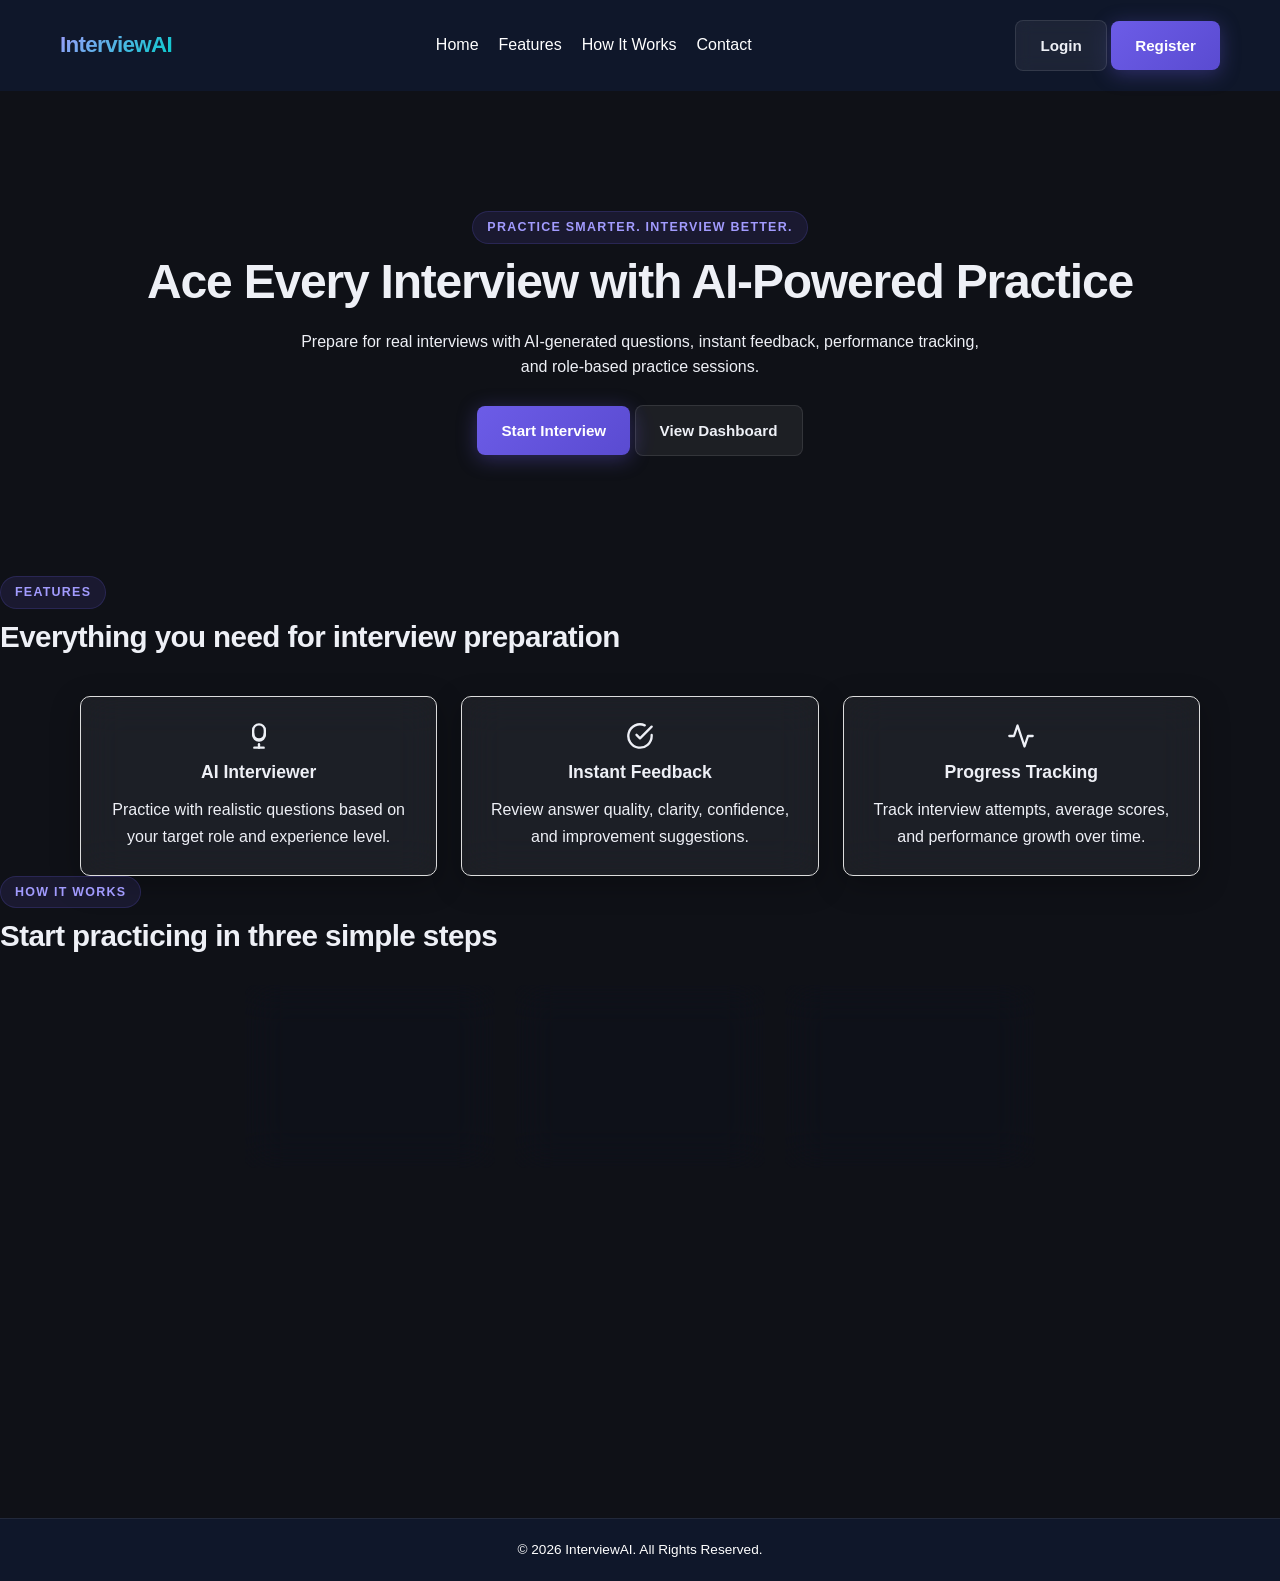
<file: frontend/index.html>
<!DOCTYPE html>
<html lang="en">
<head>
  <meta charset="UTF-8">
  <meta name="viewport" content="width=device-width, initial-scale=1.0">
  <meta name="description" content="InterviewAI — Practice smarter with AI-powered mock interviews, instant feedback, and performance tracking.">
  <title>InterviewAI | AI-Powered Interview Platform</title>
  <link rel="stylesheet" href="shared.css">
  <link rel="stylesheet" href="style.css">
</head>
<body>
  <header class="site-header">
    <nav class="navbar" aria-label="Main navigation">
      <a class="logo" href="index.html">InterviewAI</a>

      <ul class="nav-links">
        <li><a href="index.html">Home</a></li>
        <li><a href="#features">Features</a></li>
        <li><a href="#how-it-works">How It Works</a></li>
        <li><a href="#contact">Contact</a></li>
      </ul>

      <div class="nav-actions" id="nav-actions">
        <a class="btn btn-secondary" href="login/login.html">Login</a>
        <a class="btn btn-primary" href="register/register.html">Register</a>
      </div>
    </nav>
  </header>

  <main>
    <!-- Hero Section -->
    <section class="hero">
      <div class="hero-glow"></div>
      <div class="hero-content animate-fade-up">
        <span class="eyebrow">Practice smarter. Interview better.</span>
        <h1>Ace Every Interview with <span class="gradient-text">AI-Powered</span> Practice</h1>
        <p class="hero-text">
          Prepare for real interviews with AI-generated questions, instant feedback,
          performance tracking, and role-based practice sessions.
        </p>
        <div class="hero-actions">
          <a class="btn btn-primary" href="interview/interview.html">Start Interview</a>
          <a class="btn btn-secondary" href="dashboard/dashboard.html">View Dashboard</a>
        </div>
      </div>
    </section>

    <!-- Features Section -->
    <section class="section" id="features">
      <div class="section-heading animate-fade-up">
        <span class="eyebrow">Features</span>
        <h2>Everything you need for interview preparation</h2>
      </div>

      <div class="feature-grid">
        <article class="card glass-card animate-fade-up delay-1">
          <div class="card-icon">
            <svg width="28" height="28" viewBox="0 0 24 24" fill="none" stroke="currentColor" stroke-width="2" stroke-linecap="round" stroke-linejoin="round"><path d="M12 2a5 5 0 0 1 5 5v3a5 5 0 0 1-10 0V7a5 5 0 0 1 5-5z"/><path d="M17 10v1a5 5 0 0 1-10 0v-1"/><line x1="12" y1="19" x2="12" y2="22"/><line x1="8" y1="22" x2="16" y2="22"/></svg>
          </div>
          <h3>AI Interviewer</h3>
          <p>Practice with realistic questions based on your target role and experience level.</p>
        </article>

        <article class="card glass-card animate-fade-up delay-2">
          <div class="card-icon card-icon--accent">
            <svg width="28" height="28" viewBox="0 0 24 24" fill="none" stroke="currentColor" stroke-width="2" stroke-linecap="round" stroke-linejoin="round"><path d="M22 11.08V12a10 10 0 1 1-5.93-9.14"/><polyline points="22 4 12 14.01 9 11.01"/></svg>
          </div>
          <h3>Instant Feedback</h3>
          <p>Review answer quality, clarity, confidence, and improvement suggestions.</p>
        </article>

        <article class="card glass-card animate-fade-up delay-3">
          <div class="card-icon card-icon--warm">
            <svg width="28" height="28" viewBox="0 0 24 24" fill="none" stroke="currentColor" stroke-width="2" stroke-linecap="round" stroke-linejoin="round"><polyline points="22 12 18 12 15 21 9 3 6 12 2 12"/></svg>
          </div>
          <h3>Progress Tracking</h3>
          <p>Track interview attempts, average scores, and performance growth over time.</p>
        </article>
      </div>
    </section>

    <!-- How It Works Section -->
    <section class="section section-muted" id="how-it-works">
      <div class="section-inner">
        <div class="section-heading animate-fade-up">
          <span class="eyebrow">How It Works</span>
          <h2>Start practicing in three simple steps</h2>
        </div>

        <div class="steps">
          <article class="step glass-card animate-fade-up delay-1">
            <span class="step-number">01</span>
            <h3>Create your profile</h3>
            <p>Add your target role, skills, and experience information.</p>
          </article>

          <article class="step glass-card animate-fade-up delay-2">
            <span class="step-number">02</span>
            <h3>Take an interview</h3>
            <p>Answer AI-generated interview questions in a focused practice session.</p>
          </article>

          <article class="step glass-card animate-fade-up delay-3">
            <span class="step-number">03</span>
            <h3>Review results</h3>
            <p>Use detailed feedback to improve before your next real interview.</p>
          </article>
        </div>
      </div>
    </section>

    <!-- Contact / CTA Section -->
    <section class="section contact" id="contact">
      <div class="contact-content animate-fade-up">
        <span class="eyebrow">Contact</span>
        <h2>Need help with your interview preparation?</h2>
        <p>Email: support@interviewai.com</p>
        <p>Phone: +91 9876543210</p>
      </div>
      <a class="btn btn-accent animate-fade-up delay-2" href="register/register.html">Get Started Free</a>
    </section>
  </main>

  <footer>
    <p>&copy; 2026 InterviewAI. All Rights Reserved.</p>
  </footer>

  <script src="api.js"></script>
  <script src="script.js"></script>
</body>
</html>
</file>
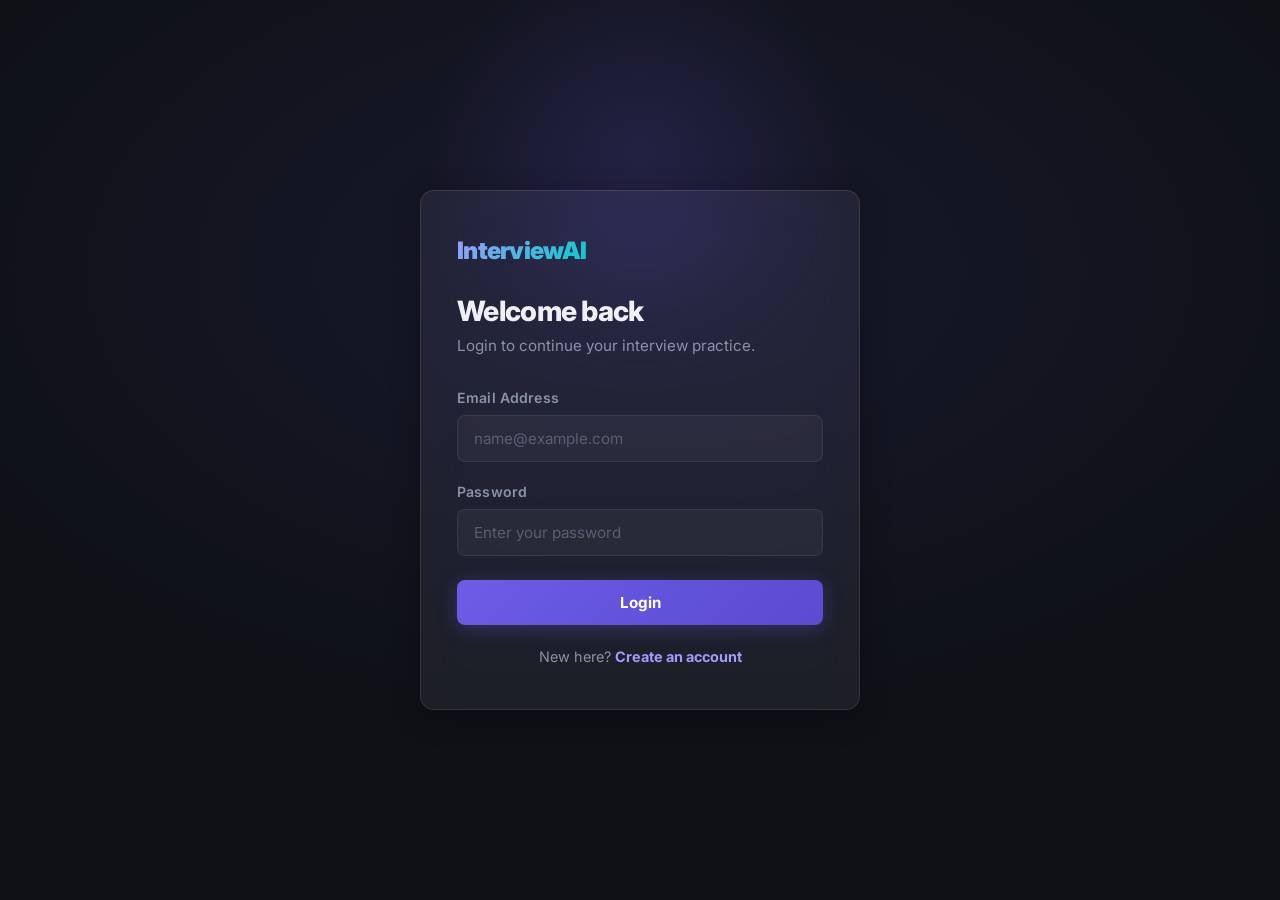
<file: frontend/dashboard/dashboard.html>
<!DOCTYPE html>
<html lang="en">
<head>
  <meta charset="UTF-8">
  <meta name="viewport" content="width=device-width, initial-scale=1.0">
  <meta name="description" content="Track your mock interview activity, scores, and preparation progress on your InterviewAI dashboard.">
  <title>Dashboard | InterviewAI</title>
  <link rel="stylesheet" href="../shared.css">
  <link rel="stylesheet" href="dashboard.css">
</head>
<body>
  <header class="topbar">
    <a class="logo" href="../index.html">InterviewAI</a>
    <nav>
      <a href="dashboard.html" aria-current="page">Dashboard</a>
      <a href="../interview/interview.html">Interview</a>
      <a href="../result/result.html">Results</a>
      <a href="../profile/profile.html">Profile</a>
    </nav>
  </header>

  <main class="dashboard">
    <section class="page-heading animate-fade-up">
      <span class="eyebrow">Overview</span>
      <h1>Dashboard</h1>
      <p>Track your mock interview activity and preparation progress.</p>
    </section>

    <section class="stats" aria-label="Interview statistics">
      <article class="stat-card glass-card animate-fade-up delay-1">
        <div class="stat-icon stat-icon--primary">
          <svg width="24" height="24" viewBox="0 0 24 24" fill="none" stroke="currentColor" stroke-width="2" stroke-linecap="round" stroke-linejoin="round"><path d="M22 11.08V12a10 10 0 1 1-5.93-9.14"/><polyline points="22 4 12 14.01 9 11.01"/></svg>
        </div>
        <span class="stat-value">0</span>
        <p>Completed Interviews</p>
      </article>
      <article class="stat-card glass-card animate-fade-up delay-2">
        <div class="stat-icon stat-icon--accent">
          <svg width="24" height="24" viewBox="0 0 24 24" fill="none" stroke="currentColor" stroke-width="2" stroke-linecap="round" stroke-linejoin="round"><polyline points="22 12 18 12 15 21 9 3 6 12 2 12"/></svg>
        </div>
        <span class="stat-value">0%</span>
        <p>Average Score</p>
      </article>
      <article class="stat-card glass-card animate-fade-up delay-3">
        <div class="stat-icon stat-icon--warm">
          <svg width="24" height="24" viewBox="0 0 24 24" fill="none" stroke="currentColor" stroke-width="2" stroke-linecap="round" stroke-linejoin="round"><circle cx="12" cy="12" r="10"/><polyline points="12 6 12 12 16 14"/></svg>
        </div>
        <span class="stat-value">0</span>
        <p>Pending Reviews</p>
      </article>
    </section>

    <section class="history-section glass-card animate-fade-up delay-3">
      <h2>Recent Practice History</h2>
      <div class="history-list" id="history-list">
        <p class="no-history">Loading practice history...</p>
      </div>
    </section>

    <section class="panel glass-card animate-fade-up delay-4">
      <div class="panel-content">
        <h2>Ready for your next practice session?</h2>
        <p>Start an interview, answer role-based questions, and review your feedback.</p>
      </div>
      <a class="btn btn-primary" href="../interview/interview.html">Start Interview</a>
    </section>
  </main>

  <script src="../api.js"></script>
  <script src="dashboard.js"></script>
</body>
</html>
</file>
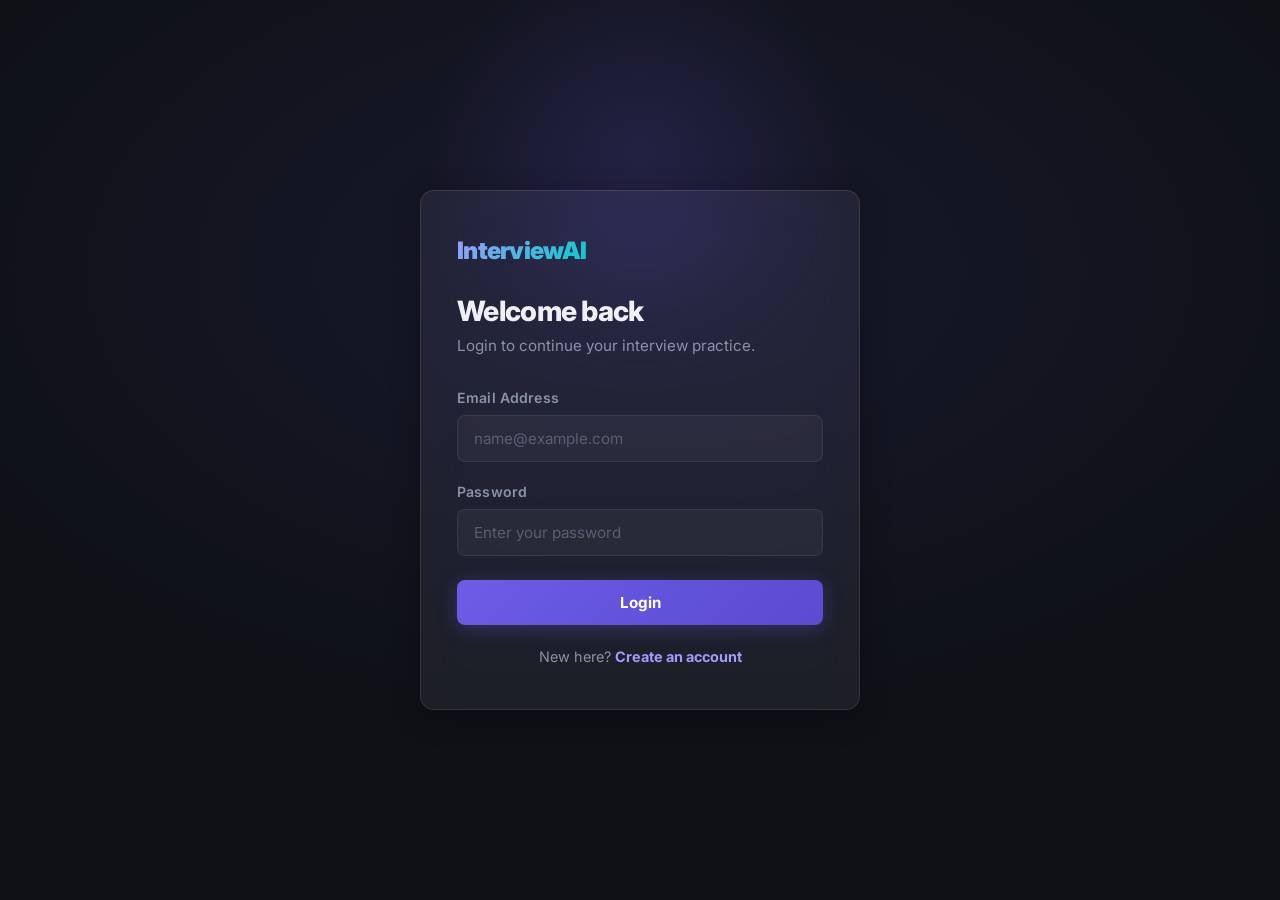
<file: frontend/interview/interview.html>
<!DOCTYPE html>
<html lang="en">
<head>
  <meta charset="UTF-8">
  <meta name="viewport" content="width=device-width, initial-scale=1.0">
  <meta name="description" content="Take an AI-powered mock interview with role-based questions and instant evaluation.">
  <title>Interview | InterviewAI</title>
  <link rel="stylesheet" href="../shared.css">
  <link rel="stylesheet" href="interview.css">
</head>
<body>
  <header class="topbar">
    <a class="logo" href="../index.html">InterviewAI</a>
    <nav>
      <a href="../dashboard/dashboard.html">Dashboard</a>
      <a href="interview.html" aria-current="page">Interview</a>
      <a href="../result/result.html">Results</a>
      <a href="../profile/profile.html">Profile</a>
    </nav>
  </header>

  <main class="interview-page">

    <!-- ═══ Step 1: Choose Field + Upload CV ═══ -->
    <section class="field-selector glass-card animate-fade-up" id="step-setup">
      <div class="field-header">
        <span class="eyebrow">Step 1</span>
        <h1>Choose Your Interview Field</h1>
        <p class="field-subtitle">Select your preferred IT domain to get role-specific interview questions.</p>
      </div>

      <div class="field-grid">
        <label class="field-card">
          <input type="radio" name="field" value="Data Science" checked>
          <div class="field-card-inner">
            <div class="field-icon field-icon--purple">
              <svg width="26" height="26" viewBox="0 0 24 24" fill="none" stroke="currentColor" stroke-width="2" stroke-linecap="round" stroke-linejoin="round"><path d="M21 16V8a2 2 0 0 0-1-1.73l-7-4a2 2 0 0 0-2 0l-7 4A2 2 0 0 0 3 8v8a2 2 0 0 0 1 1.73l7 4a2 2 0 0 0 2 0l7-4A2 2 0 0 0 21 16z"/><polyline points="3.27 6.96 12 12.01 20.73 6.96"/><line x1="12" y1="22.08" x2="12" y2="12"/></svg>
            </div>
            <h3>Data Science</h3>
            <p>Statistics, data analysis, visualization, big data tools</p>
          </div>
        </label>

        <label class="field-card">
          <input type="radio" name="field" value="Artificial Intelligence">
          <div class="field-card-inner">
            <div class="field-icon field-icon--teal">
              <svg width="26" height="26" viewBox="0 0 24 24" fill="none" stroke="currentColor" stroke-width="2" stroke-linecap="round" stroke-linejoin="round"><circle cx="12" cy="12" r="10"/><line x1="2" y1="12" x2="22" y2="12"/><path d="M12 2a15.3 15.3 0 0 1 4 10 15.3 15.3 0 0 1-4 10 15.3 15.3 0 0 1-4-10 15.3 15.3 0 0 1 4-10z"/></svg>
            </div>
            <h3>Artificial Intelligence</h3>
            <p>Neural networks, NLP, computer vision, deep learning</p>
          </div>
        </label>

        <label class="field-card">
          <input type="radio" name="field" value="Machine Learning">
          <div class="field-card-inner">
            <div class="field-icon field-icon--amber">
              <svg width="26" height="26" viewBox="0 0 24 24" fill="none" stroke="currentColor" stroke-width="2" stroke-linecap="round" stroke-linejoin="round"><polyline points="22 12 18 12 15 21 9 3 6 12 2 12"/></svg>
            </div>
            <h3>Machine Learning</h3>
            <p>Supervised, unsupervised learning, model training, scikit-learn</p>
          </div>
        </label>

        <label class="field-card">
          <input type="radio" name="field" value="Web Development">
          <div class="field-card-inner">
            <div class="field-icon field-icon--blue">
              <svg width="26" height="26" viewBox="0 0 24 24" fill="none" stroke="currentColor" stroke-width="2" stroke-linecap="round" stroke-linejoin="round"><polyline points="16 18 22 12 16 6"/><polyline points="8 6 2 12 8 18"/></svg>
            </div>
            <h3>Web Development</h3>
            <p>HTML, CSS, JavaScript, React, Node.js, full-stack</p>
          </div>
        </label>

        <label class="field-card">
          <input type="radio" name="field" value="Cloud Computing">
          <div class="field-card-inner">
            <div class="field-icon field-icon--cyan">
              <svg width="26" height="26" viewBox="0 0 24 24" fill="none" stroke="currentColor" stroke-width="2" stroke-linecap="round" stroke-linejoin="round"><path d="M18 10h-1.26A8 8 0 1 0 9 20h9a5 5 0 0 0 0-10z"/></svg>
            </div>
            <h3>Cloud Computing</h3>
            <p>AWS, Azure, GCP, DevOps, microservices, Docker</p>
          </div>
        </label>

        <label class="field-card">
          <input type="radio" name="field" value="Cybersecurity">
          <div class="field-card-inner">
            <div class="field-icon field-icon--red">
              <svg width="26" height="26" viewBox="0 0 24 24" fill="none" stroke="currentColor" stroke-width="2" stroke-linecap="round" stroke-linejoin="round"><path d="M12 22s8-4 8-10V5l-8-3-8 3v7c0 6 8 10 8 10z"/></svg>
            </div>
            <h3>Cybersecurity</h3>
            <p>Network security, ethical hacking, encryption, SIEM</p>
          </div>
        </label>

        <label class="field-card">
          <input type="radio" name="field" value="Mobile Development">
          <div class="field-card-inner">
            <div class="field-icon field-icon--green">
              <svg width="26" height="26" viewBox="0 0 24 24" fill="none" stroke="currentColor" stroke-width="2" stroke-linecap="round" stroke-linejoin="round"><rect x="5" y="2" width="14" height="20" rx="2" ry="2"/><line x1="12" y1="18" x2="12.01" y2="18"/></svg>
            </div>
            <h3>Mobile Development</h3>
            <p>Android, iOS, Flutter, React Native, Kotlin, Swift</p>
          </div>
        </label>

        <label class="field-card">
          <input type="radio" name="field" value="Database & SQL">
          <div class="field-card-inner">
            <div class="field-icon field-icon--pink">
              <svg width="26" height="26" viewBox="0 0 24 24" fill="none" stroke="currentColor" stroke-width="2" stroke-linecap="round" stroke-linejoin="round"><ellipse cx="12" cy="5" rx="9" ry="3"/><path d="M21 12c0 1.66-4 3-9 3s-9-1.34-9-3"/><path d="M3 5v14c0 1.66 4 3 9 3s9-1.34 9-3V5"/></svg>
            </div>
            <h3>Database & SQL</h3>
            <p>MySQL, PostgreSQL, MongoDB, database design, queries</p>
          </div>
        </label>
      </div>

      <!-- ── CV Upload ─────────────────────────────────────────────── -->
      <div class="cv-upload-section">
        <h2>Upload Your CV <span class="optional-tag">Required to Start</span></h2>
        <p class="cv-desc">Attach your resume so our AI can generate personalized interview questions based on your skills and experience.</p>

        <label class="cv-dropzone" id="cv-dropzone">
          <input type="file" id="cv-file" accept=".pdf,.doc,.docx,.txt" hidden>
          <div class="cv-dropzone-content" id="cv-dropzone-content">
            <div class="cv-icon">
              <svg width="32" height="32" viewBox="0 0 24 24" fill="none" stroke="currentColor" stroke-width="1.5" stroke-linecap="round" stroke-linejoin="round"><path d="M14 2H6a2 2 0 0 0-2 2v16a2 2 0 0 0 2 2h12a2 2 0 0 0 2-2V8z"/><polyline points="14 2 14 8 20 8"/><line x1="12" y1="18" x2="12" y2="12"/><polyline points="9 15 12 12 15 15"/></svg>
            </div>
            <span class="cv-label">Click to upload or drag your CV here</span>
            <span class="cv-formats">Supports PDF, DOC, DOCX, TXT (Max 5MB)</span>
          </div>
        </label>
        <div class="cv-file-info" id="cv-file-info" style="display:none;">
          <div class="cv-file-badge">
            <svg width="18" height="18" viewBox="0 0 24 24" fill="none" stroke="currentColor" stroke-width="2" stroke-linecap="round" stroke-linejoin="round"><path d="M14 2H6a2 2 0 0 0-2 2v16a2 2 0 0 0 2 2h12a2 2 0 0 0 2-2V8z"/><polyline points="14 2 14 8 20 8"/></svg>
            <span id="cv-file-name"></span>
            <button type="button" class="cv-remove" id="cv-remove" title="Remove file">✕</button>
          </div>
        </div>
      </div>

      <!-- ── Start Button ──────────────────────────────────────────── -->
      <div class="field-action">
        <button type="button" class="btn btn-primary" id="btn-start-interview">
          Start AI Interview
          <svg width="18" height="18" viewBox="0 0 24 24" fill="none" stroke="currentColor" stroke-width="2.5" stroke-linecap="round" stroke-linejoin="round"><line x1="5" y1="12" x2="19" y2="12"/><polyline points="12 5 19 12 12 19"/></svg>
        </button>
      </div>

      <!-- Error message -->
      <div class="error-msg" id="setup-error" style="display:none;"></div>
    </section>

    <!-- ═══ Loading State ═══ -->
    <section class="loading-panel glass-card" id="loading-panel" style="display:none;">
      <div class="loader-ring"></div>
      <h2>Generating Interview Questions...</h2>
      <p>Gemini AI is preparing role-specific questions for you.</p>
    </section>

    <!-- ═══ Step 2: Interview Panel (AI-powered) ═══ -->
    <section class="question-panel glass-card" id="interview-panel" style="display:none;">
      <div class="question-header">
        <span class="eyebrow" id="step-label">Step 2 — Mock Interview</span>
        <div class="interview-meta">
          <span class="meta-badge" id="question-counter">Question 1 of 5</span>
          <span class="meta-badge meta-badge--accent" id="selected-field-badge">Data Science</span>
        </div>
      </div>

      <h1 id="question-title">Loading...</h1>
      <p class="question-text" id="question-text"></p>

      <div class="answer-section">
        <label for="answer">Your Answer</label>
        <textarea id="answer" name="answer" placeholder="Type your answer here..." rows="8"></textarea>
      </div>

      <div class="actions">
        <button type="button" class="btn btn-primary" id="btn-submit-answer">
          Submit Answer
          <svg width="16" height="16" viewBox="0 0 24 24" fill="none" stroke="currentColor" stroke-width="2.5" stroke-linecap="round" stroke-linejoin="round"><polyline points="9 18 15 12 9 6"/></svg>
        </button>
        <button type="button" class="btn btn-secondary" id="btn-skip" style="display:none;">Skip Question</button>
      </div>

      <!-- Error message -->
      <div class="error-msg" id="interview-error" style="display:none;"></div>
    </section>

    <!-- ═══ Evaluating State ═══ -->
    <section class="loading-panel glass-card" id="evaluating-panel" style="display:none;">
      <div class="loader-ring"></div>
      <h2>Evaluating Your Answers...</h2>
      <p>Gemini AI is analyzing your performance and generating feedback.</p>
    </section>

  </main>

  <script src="../api.js"></script>
  <script src="interview.js"></script>
</body>
</html>
</file>
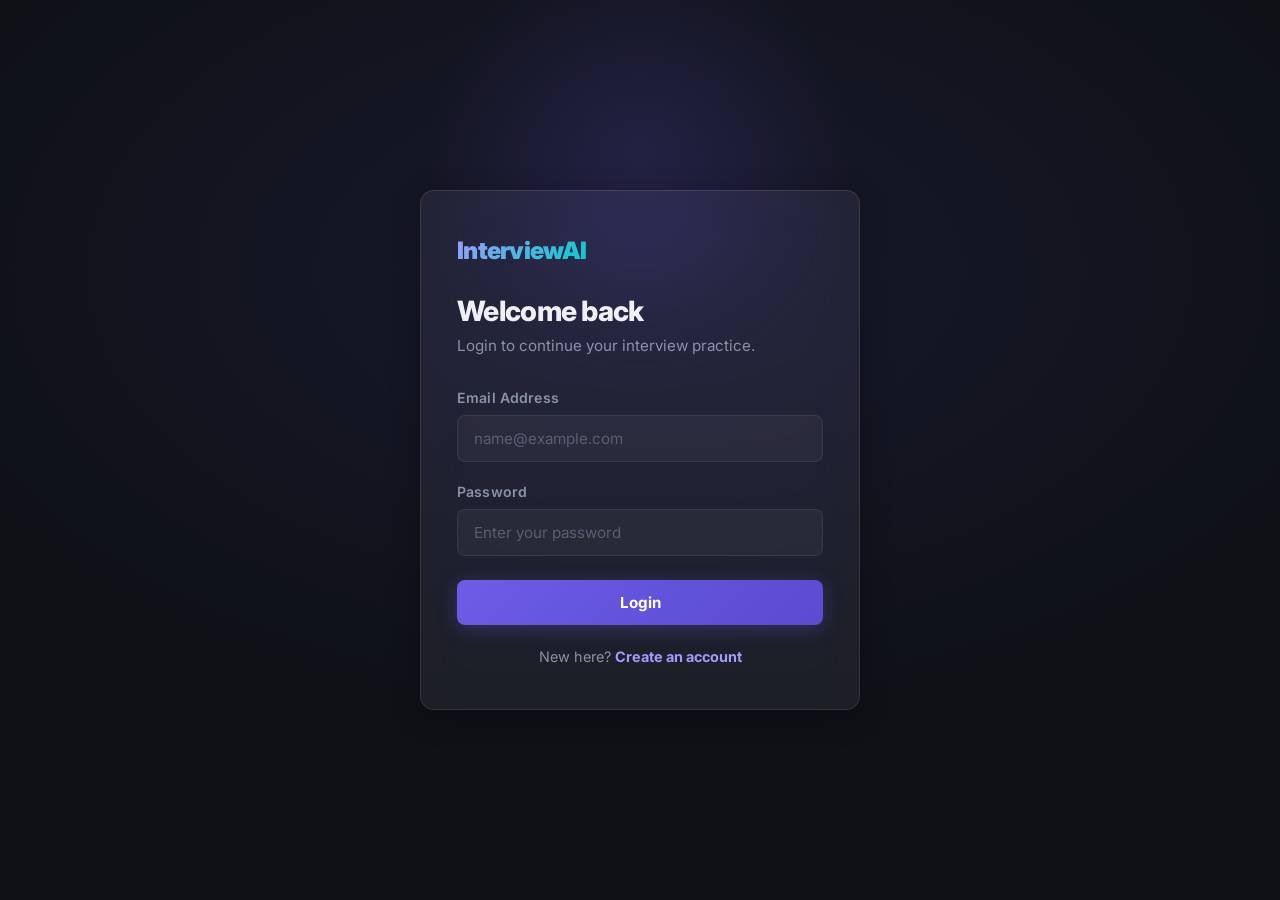
<file: frontend/login/login.html>
<!DOCTYPE html>
<html lang="en">
<head>
  <meta charset="UTF-8">
  <meta name="viewport" content="width=device-width, initial-scale=1.0">
  <meta name="description" content="Login to InterviewAI and continue your AI-powered interview practice.">
  <title>Login | InterviewAI</title>
  <link rel="stylesheet" href="../shared.css">
  <link rel="stylesheet" href="login.css">
</head>
<body>
  <main class="auth-page">
    <div class="auth-glow"></div>
    <section class="auth-panel glass-card animate-fade-up">
      <a class="logo" href="../index.html">InterviewAI</a>
      <h1>Welcome back</h1>
      <p class="auth-subtitle">Login to continue your interview practice.</p>

      <form id="login-form">
        <div class="form-group">
          <label for="email">Email Address</label>
          <input type="email" id="email" name="email" placeholder="name@example.com" required>
        </div>

        <div class="form-group">
          <label for="password">Password</label>
          <input type="password" id="password" name="password" placeholder="Enter your password" required>
        </div>

        <div class="error-msg" id="login-error" style="display:none;"></div>

        <button type="submit">Login</button>
      </form>

      <p class="helper-text">New here? <a href="../register/register.html">Create an account</a></p>
    </section>
  </main>

  <script src="../api.js"></script>
  <script src="login.js"></script>
</body>
</html>
</file>
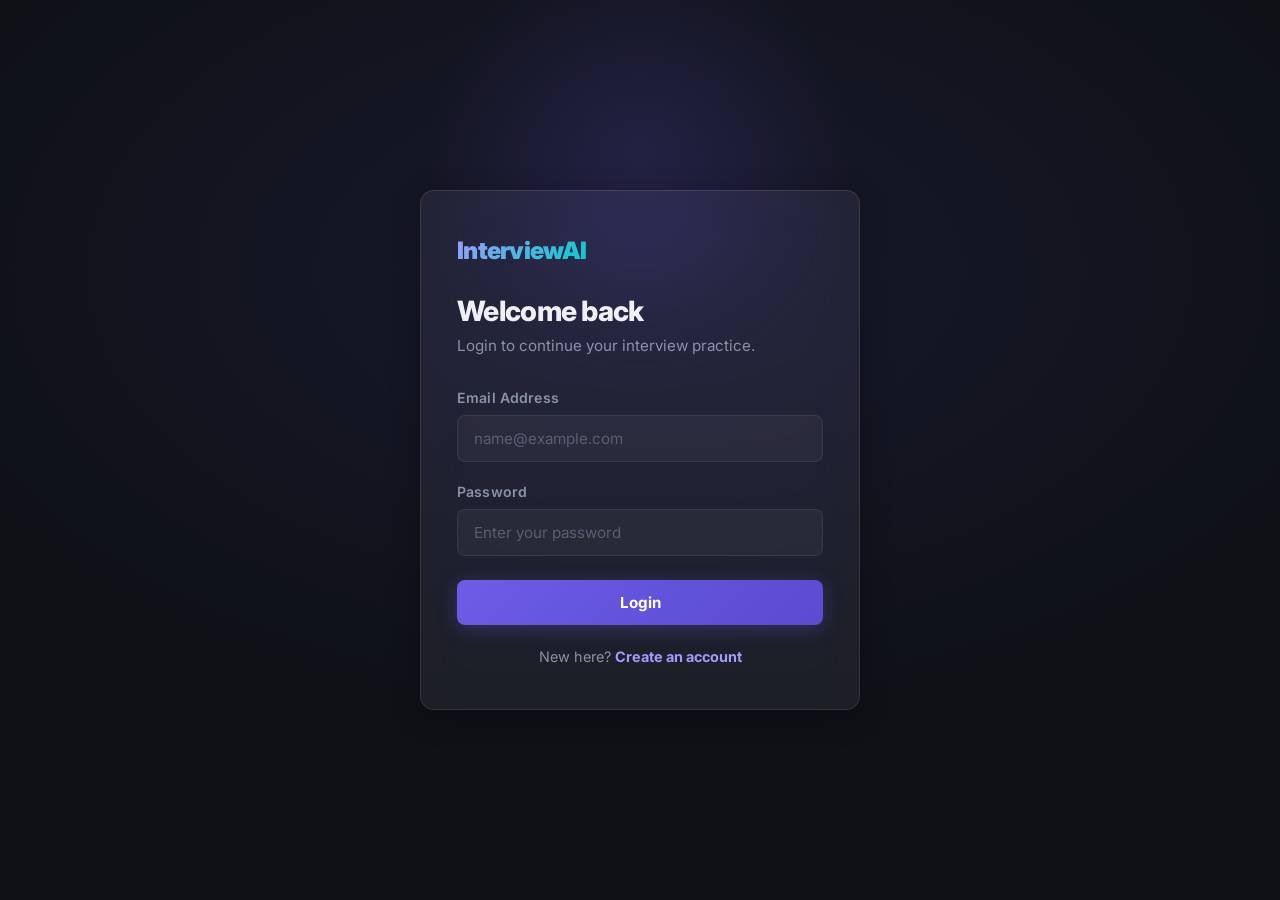
<file: frontend/profile/profile.html>
<!DOCTYPE html>
<html lang="en">
<head>
  <meta charset="UTF-8">
  <meta name="viewport" content="width=device-width, initial-scale=1.0">
  <meta name="description" content="Update your personal details, target IT role, skills, and experience level on InterviewAI.">
  <title>Profile | InterviewAI</title>
  <link rel="stylesheet" href="../shared.css">
  <link rel="stylesheet" href="profile.css">
</head>
<body>
  <header class="topbar">
    <a class="logo" href="../index.html">InterviewAI</a>
    <nav>
      <a href="../dashboard/dashboard.html">Dashboard</a>
      <a href="../interview/interview.html">Interview</a>
      <a href="../result/result.html">Results</a>
      <a href="profile.html" aria-current="page">Profile</a>
    </nav>
  </header>

  <main class="profile-page">
    <div class="profile-glow"></div>
    
    <section class="profile-panel glass-card animate-fade-up">
      <span class="eyebrow">Settings</span>
      <h1>My Profile</h1>
      <p class="profile-subtitle">Update your preferences and target role for personalized interview questions.</p>

      <form id="profile-form">
        <div class="form-group">
          <label for="name">Full Name</label>
          <input type="text" id="name" name="name" placeholder="Your full name" required>
        </div>

        <div class="form-group">
          <label for="email">Email Address</label>
          <input type="email" id="email" name="email" placeholder="name@example.com" readonly style="opacity: 0.6; cursor: not-allowed;">
        </div>

        <div class="form-group">
          <label for="role">Target Role</label>
          <input type="text" id="role" name="role" placeholder="e.g., Python Developer, Data Scientist" required>
        </div>

        <div class="form-group">
          <label for="skills">Skills (Comma separated)</label>
          <input type="text" id="skills" name="skills" placeholder="e.g., Python, SQL, Git, Machine Learning" required>
        </div>

        <div class="form-group">
          <label for="experience">Experience Level</label>
          <select id="experience" name="experience" required>
            <option value="" disabled selected>Select your experience level</option>
            <option value="Beginner">Beginner (0-2 years)</option>
            <option value="Intermediate">Intermediate (2-5 years)</option>
            <option value="Advanced">Advanced (5+ years)</option>
          </select>
        </div>

        <div class="error-msg" id="profile-error" style="display:none;"></div>
        <div class="success-msg" id="profile-success" style="display:none;"></div>

        <button type="submit" class="form-btn">Save Profile</button>
      </form>
    </section>
  </main>

  <footer>
    <p>&copy; 2026 InterviewAI. All Rights Reserved.</p>
  </footer>

  <script src="../api.js"></script>
  <script src="profile.js"></script>
</body>
</html>
</file>
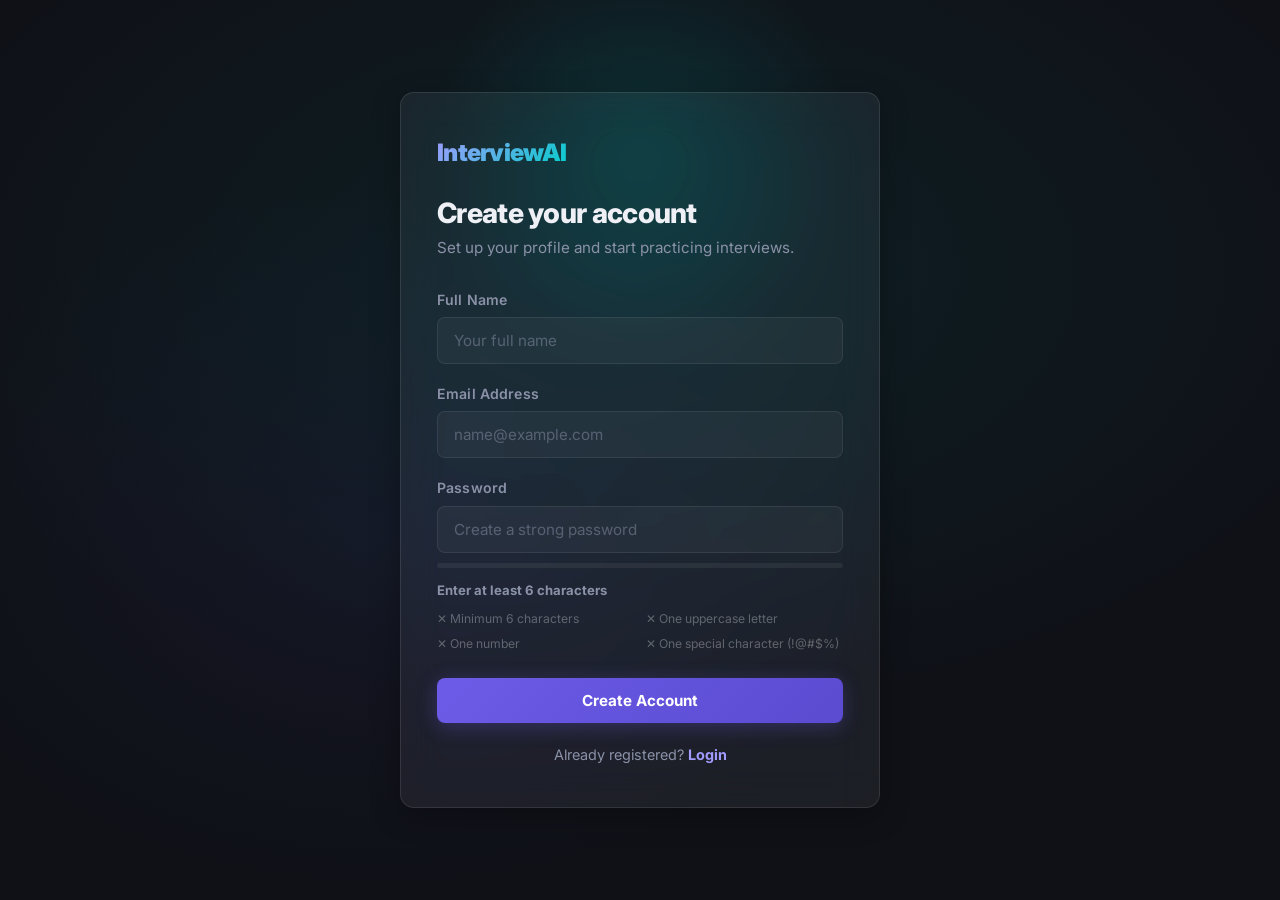
<file: frontend/register/register.html>
<!DOCTYPE html>
<html lang="en">
<head>
  <meta charset="UTF-8">
  <meta name="viewport" content="width=device-width, initial-scale=1.0">
  <meta name="description" content="Create your InterviewAI account and start practicing interviews with AI-powered feedback.">
  <title>Register | InterviewAI</title>
  <link rel="stylesheet" href="../shared.css">
  <link rel="stylesheet" href="register.css">
</head>
<body>
  <main class="auth-page">
    <div class="auth-glow"></div>
    <section class="auth-panel glass-card animate-fade-up">
      <a class="logo" href="../index.html">InterviewAI</a>
      <h1>Create your account</h1>
      <p class="auth-subtitle">Set up your profile and start practicing interviews.</p>

      <form id="register-form">
        <div class="form-group">
          <label for="name">Full Name</label>
          <input type="text" id="name" name="name" placeholder="Your full name" required>
        </div>

        <div class="form-group">
          <label for="email">Email Address</label>
          <input type="email" id="email" name="email" placeholder="name@example.com" required>
        </div>

        <div class="form-group">
          <label for="password">Password</label>
          <input
            type="password"
            id="password"
            name="password"
            placeholder="Create a strong password"
            required
            minlength="6"
            oninput="checkStrength(this.value)"
          >
          <!-- Password Strength Meter -->
          <div class="strength-meter">
            <div class="strength-bar" id="strength-bar"></div>
          </div>
          <div class="strength-info">
            <span class="strength-label" id="strength-label">Enter at least 6 characters</span>
            <ul class="strength-rules" id="strength-rules">
              <li id="rule-length">✕ Minimum 6 characters</li>
              <li id="rule-upper">✕ One uppercase letter</li>
              <li id="rule-number">✕ One number</li>
              <li id="rule-special">✕ One special character (!@#$%)</li>
            </ul>
          </div>
        </div>
        <div class="error-msg" id="register-error" style="display:none;"></div>

        <button type="submit">Create Account</button>
      </form>

      <p class="helper-text">Already registered? <a href="../login/login.html">Login</a></p>
    </section>
  </main>

  <script src="../api.js"></script>
  <script src="register.js"></script>
</body>
</html>
</file>
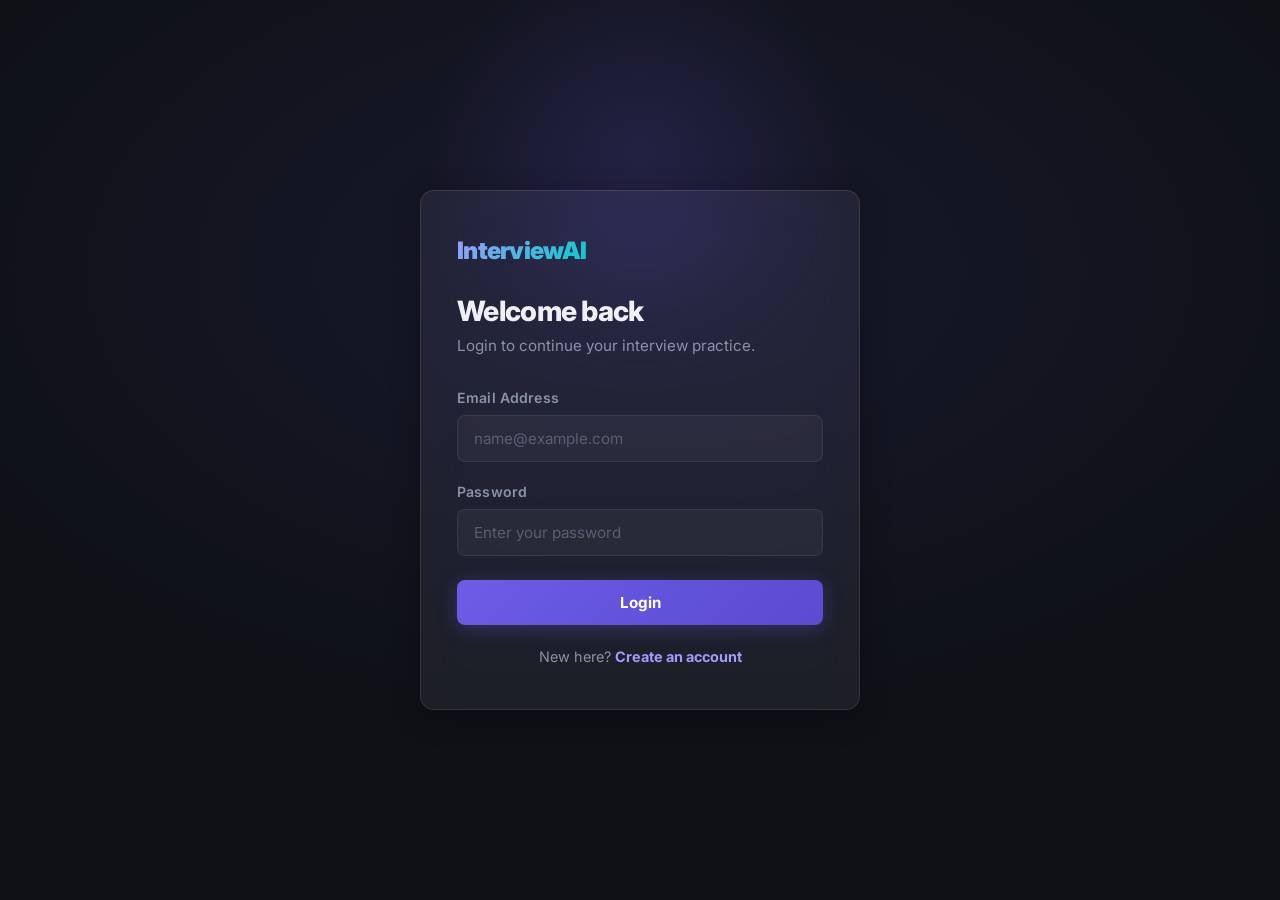
<file: frontend/result/result.html>
<!DOCTYPE html>
<html lang="en">
<head>
  <meta charset="UTF-8">
  <meta name="viewport" content="width=device-width, initial-scale=1.0">
  <meta name="description" content="View your AI-generated interview result, feedback, strengths, and improvement suggestions.">
  <title>Result | InterviewAI</title>
  <link rel="stylesheet" href="../shared.css">
  <link rel="stylesheet" href="result.css">
</head>
<body>
  <header class="topbar">
    <a class="logo" href="../index.html">InterviewAI</a>
    <nav>
      <a href="../dashboard/dashboard.html">Dashboard</a>
      <a href="../interview/interview.html">Interview</a>
      <a href="result.html" aria-current="page">Results</a>
      <a href="../profile/profile.html">Profile</a>
    </nav>
  </header>

  <main class="result-page">
    <section class="result-panel glass-card animate-fade-up" id="result-content" style="display:none;">
      <span class="eyebrow" id="result-eyebrow">Interview Result</span>
      <h1 id="result-heading">Your latest performance</h1>

      <div class="score-ring animate-fade-up delay-1">
        <span class="score-value" id="score-val">0%</span>
        <span class="score-label">Overall Score</span>
      </div>

      <p class="summary" id="result-summary">Evaluating your responses...</p>

      <div class="feedback">
        <article class="feedback-card glass-card animate-fade-up delay-2" id="strengths-card">
          <div class="feedback-icon feedback-icon--success">
            <svg width="22" height="22" viewBox="0 0 24 24" fill="none" stroke="currentColor" stroke-width="2" stroke-linecap="round" stroke-linejoin="round"><path d="M22 11.08V12a10 10 0 1 1-5.93-9.14"/><polyline points="22 4 12 14.01 9 11.01"/></svg>
          </div>
          <h2>Strengths</h2>
          <div id="strengths-container">
            <p>Your strengths will appear here after evaluation.</p>
          </div>
        </article>
        
        <article class="feedback-card glass-card animate-fade-up delay-3" id="improvements-card">
          <div class="feedback-icon feedback-icon--warning">
            <svg width="22" height="22" viewBox="0 0 24 24" fill="none" stroke="currentColor" stroke-width="2" stroke-linecap="round" stroke-linejoin="round"><polyline points="22 12 18 12 15 21 9 3 6 12 2 12"/></svg>
          </div>
          <h2>Improvements</h2>
          <div id="improvements-container">
            <p>Personalized improvement points will appear here after evaluation.</p>
          </div>
        </article>
      </div>

      <!-- Detailed Q&A Breakdown -->
      <div class="qa-breakdown animate-fade-up delay-4" id="qa-breakdown">
        <!-- Will be populated dynamically -->
      </div>

      <div class="actions" style="margin-top: 36px; display: flex; justify-content: center; gap: 16px;">
        <a class="btn btn-secondary" href="../dashboard/dashboard.html">Go to Dashboard</a>
        <a class="btn btn-primary" href="../interview/interview.html">Practice Again</a>
      </div>
    </section>

    <!-- Empty State -->
    <section class="result-panel glass-card animate-fade-up" id="empty-state" style="display:none;">
      <div class="no-result-card">
        <div class="feedback-icon feedback-icon--warning" style="margin: 0 auto 20px;">
          <svg width="32" height="32" viewBox="0 0 24 24" fill="none" stroke="currentColor" stroke-width="2" stroke-linecap="round" stroke-linejoin="round"><circle cx="12" cy="12" r="10"/><line x1="12" y1="8" x2="12" y2="12"/><line x1="12" y1="16" x2="12.01" y2="16"/></svg>
        </div>
        <h2>No Recent Interview Found</h2>
        <p>You haven't completed any interview sessions in this session. Start a new practice interview now to receive detailed AI evaluation.</p>
        <a class="btn btn-primary" href="../interview/interview.html">Start Practice Session</a>
      </div>
    </section>
  </main>

  <script src="../api.js"></script>
  <script src="result.js"></script>
</body>
</html>
</file>
<file: frontend/shared.css>
/* ================================================================
   InterviewAI – Shared Design System
   Imported by every page for consistent tokens, typography,
   navigation, buttons, forms, and utility animations.
   ================================================================ */

/* ── Google Font ─────────────────────────────────────────────────── */
@import url('https://fonts.googleapis.com/css2?family=Inter:wght@400;500;600;700;800;900&display=swap');

/* ── Design Tokens ───────────────────────────────────────────────── */
:root {
  /* Palette */
  --bg:            #0f1117;
  --bg-subtle:     #161922;
  --surface:       rgba(255, 255, 255, 0.04);
  --surface-solid: #1c1f2e;
  --surface-hover: rgba(255, 255, 255, 0.07);
  --glass:         rgba(255, 255, 255, 0.06);
  --glass-border:  rgba(255, 255, 255, 0.10);
  --text:          #eef0f6;
  --text-secondary:#8b92a8;
  --primary:       #6c5ce7;
  --primary-light: #a29bfe;
  --primary-dark:  #5a4bd1;
  --accent:        #00cec9;
  --accent-dark:   #00b5b0;
  --danger:        #ff6b6b;
  --success:       #00d2a0;
  --warning:       #fdcb6e;
  --border:        rgba(255, 255, 255, 0.08);
  --border-focus:  rgba(108, 92, 231, 0.55);

  /* Shadows */
  --shadow-sm:  0 2px 8px rgba(0,0,0,0.18);
  --shadow-md:  0 8px 30px rgba(0,0,0,0.28);
  --shadow-lg:  0 20px 60px rgba(0,0,0,0.35);
  --shadow-glow:0 0 40px rgba(108, 92, 231, 0.15);

  /* Radii */
  --radius-sm: 8px;
  --radius-md: 14px;
  --radius-lg: 20px;
  --radius-xl: 28px;

  /* Transitions */
  --ease: cubic-bezier(0.4, 0, 0.2, 1);
}

/* ── Reset & Base ────────────────────────────────────────────────── */
*, *::before, *::after {
  box-sizing: border-box;
  margin: 0;
  padding: 0;
}

html {
  scroll-behavior: smooth;
  -webkit-font-smoothing: antialiased;
  -moz-osx-font-smoothing: grayscale;
}

body {
  font-family: 'Inter', -apple-system, BlinkMacSystemFont, 'Segoe UI', sans-serif;
  background: var(--bg);
  color: var(--text);
  line-height: 1.65;
  min-height: 100vh;
  overflow-x: hidden;
}

a {
  color: inherit;
  text-decoration: none;
}

img { max-width: 100%; display: block; }

/* ── Typography ──────────────────────────────────────────────────── */
h1, h2, h3, h4, p { margin-top: 0; }

h1 {
  font-size: clamp(1.85rem, 4vw, 2.75rem);
  font-weight: 800;
  line-height: 1.15;
  letter-spacing: -0.025em;
  margin-bottom: 0.5rem;
}

h2 {
  font-size: clamp(1.35rem, 3vw, 1.85rem);
  font-weight: 700;
  line-height: 1.25;
  letter-spacing: -0.02em;
  margin-bottom: 0.5rem;
}

h3 {
  font-size: 1.1rem;
  font-weight: 700;
  margin-bottom: 0.4rem;
}

/* ── Shared Topbar (Dashboard, Interview, Result, Profile) ───────── */
.topbar {
  position: sticky;
  top: 0;
  z-index: 100;
  display: flex;
  align-items: center;
  justify-content: space-between;
  gap: 24px;
  padding: 16px 32px;
  background: rgba(15, 17, 23, 0.8);
  backdrop-filter: blur(18px) saturate(1.6);
  -webkit-backdrop-filter: blur(18px) saturate(1.6);
  border-bottom: 1px solid var(--border);
}

.logo {
  font-size: 1.4rem;
  font-weight: 900;
  letter-spacing: -0.03em;
  background: linear-gradient(135deg, var(--primary-light), var(--accent));
  -webkit-background-clip: text;
  -webkit-text-fill-color: transparent;
  background-clip: text;
}

.topbar nav {
  display: flex;
  gap: 6px;
  flex-wrap: wrap;
}

.topbar nav a {
  padding: 7px 14px;
  border-radius: var(--radius-sm);
  color: var(--text-secondary);
  font-weight: 600;
  font-size: 0.9rem;
  transition: color 0.2s var(--ease), background 0.2s var(--ease);
}

.topbar nav a:hover,
.topbar nav a[aria-current="page"] {
  color: var(--text);
  background: var(--surface-hover);
}

/* ── Buttons ─────────────────────────────────────────────────────── */
.btn {
  display: inline-flex;
  align-items: center;
  justify-content: center;
  gap: 8px;
  min-height: 46px;
  padding: 12px 24px;
  border: none;
  border-radius: var(--radius-sm);
  font-family: inherit;
  font-size: 0.95rem;
  font-weight: 700;
  cursor: pointer;
  transition: transform 0.18s var(--ease), box-shadow 0.25s var(--ease), background 0.2s var(--ease);
  text-decoration: none;
}

.btn:active { transform: scale(0.97); }

.btn-primary {
  background: linear-gradient(135deg, var(--primary), var(--primary-dark));
  color: #fff;
  box-shadow: 0 4px 20px rgba(108, 92, 231, 0.35);
}

.btn-primary:hover {
  background: linear-gradient(135deg, var(--primary-light), var(--primary));
  box-shadow: 0 6px 30px rgba(108, 92, 231, 0.5);
  transform: translateY(-2px);
}

.btn-secondary {
  background: var(--glass);
  color: var(--text);
  border: 1px solid var(--glass-border);
  backdrop-filter: blur(8px);
}

.btn-secondary:hover {
  background: var(--surface-hover);
  border-color: rgba(255,255,255,0.18);
  transform: translateY(-2px);
}

.btn-accent {
  background: linear-gradient(135deg, var(--accent), var(--accent-dark));
  color: #0f1117;
  font-weight: 800;
  box-shadow: 0 4px 20px rgba(0, 206, 201, 0.3);
}

.btn-accent:hover {
  box-shadow: 0 6px 30px rgba(0, 206, 201, 0.5);
  transform: translateY(-2px);
}

/* ── Form Controls ───────────────────────────────────────────────── */
label {
  display: block;
  margin-bottom: 6px;
  font-weight: 600;
  font-size: 0.88rem;
  color: var(--text-secondary);
  letter-spacing: 0.01em;
}

input, textarea, select {
  width: 100%;
  padding: 13px 16px;
  background: var(--surface);
  border: 1px solid var(--border);
  border-radius: var(--radius-sm);
  color: var(--text);
  font-family: inherit;
  font-size: 0.95rem;
  transition: border-color 0.2s var(--ease), box-shadow 0.2s var(--ease), background 0.2s var(--ease);
  outline: none;
}

input::placeholder, textarea::placeholder {
  color: var(--text-secondary);
  opacity: 0.5;
}

input:focus, textarea:focus, select:focus {
  border-color: var(--border-focus);
  background: rgba(108, 92, 231, 0.06);
  box-shadow: 0 0 0 3px rgba(108, 92, 231, 0.12);
}

textarea { resize: vertical; }

form {
  display: grid;
  gap: 18px;
}

button[type="submit"],
.form-btn {
  margin-top: 6px;
  padding: 13px 24px;
  border: none;
  border-radius: var(--radius-sm);
  background: linear-gradient(135deg, var(--primary), var(--primary-dark));
  color: #fff;
  font-family: inherit;
  font-size: 0.95rem;
  font-weight: 700;
  cursor: pointer;
  box-shadow: 0 4px 20px rgba(108, 92, 231, 0.3);
  transition: transform 0.18s var(--ease), box-shadow 0.25s var(--ease), background 0.2s var(--ease);
}

button[type="submit"]:hover,
.form-btn:hover {
  background: linear-gradient(135deg, var(--primary-light), var(--primary));
  box-shadow: 0 6px 30px rgba(108, 92, 231, 0.5);
  transform: translateY(-2px);
}

button[type="submit"]:active,
.form-btn:active {
  transform: scale(0.97);
}

/* ── Eyebrow / Overline ──────────────────────────────────────────── */
.eyebrow {
  display: inline-block;
  margin-bottom: 10px;
  padding: 5px 14px;
  background: rgba(108, 92, 231, 0.12);
  border: 1px solid rgba(108, 92, 231, 0.2);
  border-radius: 50px;
  color: var(--primary-light);
  font-size: 0.78rem;
  font-weight: 700;
  text-transform: uppercase;
  letter-spacing: 0.1em;
}

/* ── Glass Card ──────────────────────────────────────────────────── */
.glass-card {
  background: var(--glass);
  backdrop-filter: blur(20px) saturate(1.4);
  -webkit-backdrop-filter: blur(20px) saturate(1.4);
  border: 1px solid var(--glass-border);
  border-radius: var(--radius-md);
  box-shadow: var(--shadow-md);
}

/* ── Animations ──────────────────────────────────────────────────── */
@keyframes fadeInUp {
  from { opacity: 0; transform: translateY(24px); }
  to   { opacity: 1; transform: translateY(0); }
}

@keyframes fadeIn {
  from { opacity: 0; }
  to   { opacity: 1; }
}

@keyframes pulse {
  0%, 100% { opacity: 1; }
  50%      { opacity: 0.6; }
}

@keyframes float {
  0%, 100% { transform: translateY(0); }
  50%      { transform: translateY(-8px); }
}

@keyframes gradientShift {
  0%   { background-position: 0% 50%; }
  50%  { background-position: 100% 50%; }
  100% { background-position: 0% 50%; }
}

.animate-fade-up {
  animation: fadeInUp 0.6s var(--ease) both;
}

.delay-1 { animation-delay: 0.1s; }
.delay-2 { animation-delay: 0.2s; }
.delay-3 { animation-delay: 0.3s; }
.delay-4 { animation-delay: 0.4s; }
.delay-5 { animation-delay: 0.5s; }

/* ── Helper Text ─────────────────────────────────────────────────── */
.helper-text {
  margin-top: 20px;
  text-align: center;
  color: var(--text-secondary);
  font-size: 0.9rem;
}

.helper-text a {
  color: var(--primary-light);
  font-weight: 700;
  transition: color 0.2s var(--ease);
}

.helper-text a:hover {
  color: var(--accent);
}

/* ── Footer ──────────────────────────────────────────────────────── */
footer {
  padding: 28px 24px;
  text-align: center;
  background: var(--bg-subtle);
  border-top: 1px solid var(--border);
  color: var(--text-secondary);
  font-size: 0.85rem;
}

footer p { margin: 0; }

/* ── Responsive Topbar ───────────────────────────────────────────── */
@media (max-width: 700px) {
  .topbar {
    flex-direction: column;
    align-items: flex-start;
    padding: 14px 20px;
    gap: 12px;
  }

  .topbar nav {
    width: 100%;
    gap: 4px;
  }

  .topbar nav a {
    flex: 1;
    text-align: center;
    padding: 8px 6px;
    font-size: 0.82rem;
  }
}

/* ── Global Alert Messages ───────────────────────────────────────── */
.error-msg {
  padding: 12px 16px;
  background: rgba(255, 107, 107, 0.12);
  border: 1px solid rgba(255, 107, 107, 0.25);
  border-radius: var(--radius-sm);
  color: var(--danger);
  font-size: 0.88rem;
  font-weight: 600;
  margin-top: 14px;
  text-align: center;
  animation: fadeIn 0.3s var(--ease);
}

.success-msg {
  padding: 12px 16px;
  background: rgba(0, 210, 160, 0.12);
  border: 1px solid rgba(0, 210, 160, 0.25);
  border-radius: var(--radius-sm);
  color: var(--success);
  font-size: 0.88rem;
  font-weight: 600;
  margin-top: 14px;
  text-align: center;
  animation: fadeIn 0.3s var(--ease);
}
</file>
<file: frontend/style.css>
*{
    margin:0;
    padding:0;
    box-sizing:border-box;
}

body{
    font-family:Arial, sans-serif;
}

/* Navbar */

nav{
    background:#0f172a;
    color:white;

    display:flex;
    justify-content:space-between;
    align-items:center;

    padding:20px 60px;
}

nav ul{
    list-style:none;
    display:flex;
    gap:20px;
}

nav a{
    text-decoration:none;
    color:white;
}

nav button{
    padding:10px 20px;
    border:none;
    border-radius:5px;
    cursor:pointer;
}

/* Hero */

.hero{
    text-align:center;
    padding:120px 20px;
}

.hero h1{
    font-size:48px;
    margin-bottom:20px;
}

.hero p{
    max-width:700px;
    margin:auto;
    margin-bottom:25px;
    line-height:1.6;
}

.hero button{
    padding:12px 25px;
    border:none;
    border-radius:5px;
    background:#2563eb;
    color:white;
    cursor:pointer;
}

/* Features */

.features{
    display:flex;
    justify-content:center;
    gap:25px;
    padding:50px;
}

.feature-grid {
  display: grid;
  grid-template-columns: repeat(3, minmax(0, 1fr));
  gap: 24px;
  width: 100%;
  max-width: 1120px;
  margin: 40px auto 0;
}

.feature-grid .card {
  width: 100%;
  margin: 0;
}

.card{
    width:300px;
    padding:25px;
    border:1px solid #ddd;
    border-radius:10px;
    text-align:center;
}

.card h3{
    margin-bottom:10px;
}

/* Footer */

footer{
    background:#0f172a;
    color:white;

    text-align:center;

    padding:20px;
}

/* How It Works */

.how-it-works {
    padding: 80px 20px;
    text-align: center;
}

.steps {
    display: flex;
    justify-content: center;
    gap: 20px;
    margin-top: 30px;
}

.step {
    width: 250px;
    padding: 20px;
    border: 1px solid #ddd;
    border-radius: 10px;
}

/* About */

.about {
    padding: 80px 20px;
    text-align: center;
    background: #f8fafc;
}

.about p {
    max-width: 700px;
    margin: 20px auto;
    line-height: 1.6;
}

/* Contact */

.contact {
    padding: 80px 20px;
    text-align: center;
}

@media (max-width: 900px) {
  .feature-grid {
    grid-template-columns: 1fr;
    max-width: 450px;
  }
}
</file>
<file: frontend/dashboard/dashboard.css>
/* ================================================================
   InterviewAI – Dashboard Page Styles
   ================================================================ */

.dashboard {
  width: min(100%, 1120px);
  margin: 0 auto;
  padding: 40px 24px 60px;
}

.page-heading {
  margin-bottom: 32px;
}

.page-heading h1 {
  font-size: clamp(1.8rem, 4vw, 2.4rem);
}

.page-heading p {
  color: var(--text-secondary);
  margin-bottom: 0;
}

/* ── Stat Cards ──────────────────────────────────────────────────── */
.stats {
  display: grid;
  grid-template-columns: repeat(3, minmax(0, 1fr));
  gap: 20px;
  margin-bottom: 28px;
}

.stat-card {
  padding: 28px 24px;
  transition: transform 0.3s var(--ease), box-shadow 0.3s var(--ease);
}

.stat-card:hover {
  transform: translateY(-4px);
  box-shadow: var(--shadow-lg), var(--shadow-glow);
}

.stat-icon {
  display: flex;
  align-items: center;
  justify-content: center;
  width: 46px;
  height: 46px;
  margin-bottom: 16px;
  border-radius: var(--radius-md);
}

.stat-icon--primary {
  background: rgba(108, 92, 231, 0.14);
  color: var(--primary-light);
}

.stat-icon--accent {
  background: rgba(0, 206, 201, 0.14);
  color: var(--accent);
}

.stat-icon--warm {
  background: rgba(253, 203, 110, 0.14);
  color: var(--warning);
}

.stat-value {
  display: block;
  margin-bottom: 6px;
  font-size: 2.2rem;
  font-weight: 900;
  letter-spacing: -0.03em;
  background: linear-gradient(135deg, var(--text), var(--text-secondary));
  -webkit-background-clip: text;
  -webkit-text-fill-color: transparent;
  background-clip: text;
}

.stat-card p {
  margin-bottom: 0;
  color: var(--text-secondary);
  font-size: 0.88rem;
  font-weight: 500;
}

/* ── CTA Panel ───────────────────────────────────────────────────── */
.panel {
  display: flex;
  align-items: center;
  justify-content: space-between;
  gap: 24px;
  padding: 32px;
}

.panel-content h2 {
  margin-bottom: 6px;
}

.panel-content p {
  margin-bottom: 0;
  color: var(--text-secondary);
}

/* ── Responsive ──────────────────────────────────────────────────── */
@media (max-width: 760px) {
  .panel {
    flex-direction: column;
    align-items: flex-start;
  }

  .stats {
    grid-template-columns: 1fr;
  }
}

/* ── History List ────────────────────────────────────────────────── */
.history-section {
  padding: 32px;
  margin-bottom: 28px;
}

.history-section h2 {
  margin-bottom: 20px;
  font-size: 1.35rem;
}

.history-list {
  display: flex;
  flex-direction: column;
  gap: 12px;
}

.history-item {
  display: flex;
  align-items: center;
  justify-content: space-between;
  padding: 16px 24px;
  background: rgba(255, 255, 255, 0.02);
  border: 1px solid rgba(255, 255, 255, 0.06);
  border-radius: var(--radius-sm);
  transition: background 0.2s var(--ease), border-color 0.2s var(--ease);
}

.history-item:hover {
  background: rgba(255, 255, 255, 0.05);
  border-color: rgba(255, 255, 255, 0.12);
}

.history-details {
  display: flex;
  flex-direction: column;
  gap: 4px;
}

.history-field {
  font-weight: 700;
  font-size: 1rem;
}

.history-date {
  font-size: 0.82rem;
  color: var(--text-secondary);
}

.history-score-wrapper {
  display: flex;
  align-items: center;
  gap: 24px;
}

.history-score {
  font-weight: 800;
  font-size: 1.1rem;
}

.history-score.pass {
  color: var(--success);
}

.history-score.warn {
  color: var(--warning);
}

.history-score.fail {
  color: var(--danger);
}

.no-history {
  color: var(--text-secondary);
  font-size: 0.92rem;
  text-align: center;
  padding: 24px 0;
}
</file>
<file: frontend/interview/interview.css>
/* ================================================================
   InterviewAI – Interview Page Styles
   ================================================================ */

.interview-page {
  display: flex;
  flex-direction: column;
  align-items: center;
  gap: 32px;
  min-height: calc(100vh - 65px);
  padding: 40px 24px 60px;
  background:
    radial-gradient(ellipse 60% 40% at 50% 10%, rgba(108, 92, 231, 0.06), transparent),
    var(--bg);
}

/* ═══════════════════════════════════════════════════════════════════
   Step 1: Field Selector
   ═══════════════════════════════════════════════════════════════════ */
.field-selector {
  width: min(100%, 920px);
  padding: 40px 36px;
}

.field-header {
  margin-bottom: 28px;
}

.field-header h1 {
  font-size: clamp(1.5rem, 3.5vw, 2rem);
  margin-bottom: 8px;
}

.field-subtitle {
  color: var(--text-secondary);
  font-size: 0.95rem;
  margin-bottom: 0;
}

/* ── Field Grid ──────────────────────────────────────────────────── */
.field-grid {
  display: grid;
  grid-template-columns: repeat(4, minmax(0, 1fr));
  gap: 14px;
  margin-bottom: 28px;
}

/* Hidden radio */
.field-card input[type="radio"] {
  position: absolute;
  opacity: 0;
  width: 0;
  height: 0;
  pointer-events: none;
}

.field-card {
  cursor: pointer;
  display: block;
}

.field-card-inner {
  padding: 22px 18px;
  background: var(--surface);
  border: 1px solid var(--border);
  border-radius: var(--radius-md);
  transition:
    border-color 0.25s var(--ease),
    background 0.25s var(--ease),
    box-shadow 0.25s var(--ease),
    transform 0.2s var(--ease);
}

.field-card-inner:hover {
  border-color: rgba(255, 255, 255, 0.15);
  background: var(--surface-hover);
  transform: translateY(-2px);
}

/* Selected state */
.field-card input[type="radio"]:checked + .field-card-inner {
  border-color: var(--primary);
  background: rgba(108, 92, 231, 0.08);
  box-shadow: 0 0 20px rgba(108, 92, 231, 0.15), inset 0 0 0 1px rgba(108, 92, 231, 0.3);
}

/* ── Field Icons ─────────────────────────────────────────────────── */
.field-icon {
  display: flex;
  align-items: center;
  justify-content: center;
  width: 46px;
  height: 46px;
  margin-bottom: 14px;
  border-radius: var(--radius-sm);
}

.field-icon--purple {
  background: rgba(108, 92, 231, 0.14);
  color: var(--primary-light);
}

.field-icon--teal {
  background: rgba(0, 206, 201, 0.14);
  color: var(--accent);
}

.field-icon--amber {
  background: rgba(253, 203, 110, 0.14);
  color: var(--warning);
}

.field-icon--blue {
  background: rgba(72, 126, 255, 0.14);
  color: #74b9ff;
}

.field-icon--cyan {
  background: rgba(0, 206, 201, 0.10);
  color: #81ecec;
}

.field-icon--red {
  background: rgba(255, 107, 107, 0.14);
  color: #ff6b6b;
}

.field-icon--green {
  background: rgba(0, 210, 160, 0.14);
  color: var(--success);
}

.field-icon--pink {
  background: rgba(232, 67, 147, 0.14);
  color: #fd79a8;
}

.field-card-inner h3 {
  font-size: 0.95rem;
  font-weight: 700;
  margin-bottom: 4px;
  color: var(--text);
}

.field-card-inner p {
  font-size: 0.78rem;
  color: var(--text-secondary);
  margin-bottom: 0;
  line-height: 1.45;
}

/* ── Start Interview Button ──────────────────────────────────────── */
.field-action {
  display: flex;
  justify-content: center;
}

.field-action .btn {
  padding: 14px 36px;
  font-size: 1rem;
}

/* ═══════════════════════════════════════════════════════════════════
   Step 2: Question Panel
   ═══════════════════════════════════════════════════════════════════ */
.question-panel {
  width: min(100%, 820px);
  padding: 40px 36px;
}

/* ── Question Header ─────────────────────────────────────────────── */
.question-header {
  display: flex;
  align-items: center;
  justify-content: space-between;
  flex-wrap: wrap;
  gap: 12px;
  margin-bottom: 24px;
}

.interview-meta {
  display: flex;
  gap: 8px;
  flex-wrap: wrap;
}

.meta-badge {
  display: inline-flex;
  align-items: center;
  padding: 5px 12px;
  border-radius: 50px;
  background: rgba(108, 92, 231, 0.1);
  border: 1px solid rgba(108, 92, 231, 0.2);
  color: var(--primary-light);
  font-size: 0.78rem;
  font-weight: 600;
}

.meta-badge--accent {
  background: rgba(0, 206, 201, 0.1);
  border-color: rgba(0, 206, 201, 0.2);
  color: var(--accent);
}

/* ── Question Content ────────────────────────────────────────────── */
.question-panel h1 {
  font-size: clamp(1.5rem, 3.5vw, 2rem);
  margin-bottom: 10px;
}

.question-text {
  color: var(--text-secondary);
  font-size: 1.05rem;
  line-height: 1.7;
  margin-bottom: 28px;
  padding-bottom: 24px;
  border-bottom: 1px solid var(--border);
}

/* ── Answer Section ──────────────────────────────────────────────── */
.answer-section {
  margin-bottom: 8px;
}

.answer-section textarea {
  min-height: 220px;
  line-height: 1.7;
}

/* ── Actions ─────────────────────────────────────────────────────── */
.actions {
  display: flex;
  align-items: center;
  gap: 12px;
  padding-top: 8px;
}

/* ═══════════════════════════════════════════════════════════════════
   Responsive
   ═══════════════════════════════════════════════════════════════════ */
@media (max-width: 900px) {
  .field-grid {
    grid-template-columns: repeat(2, minmax(0, 1fr));
  }
}

@media (max-width: 700px) {
  .interview-page {
    padding: 28px 16px 48px;
    gap: 24px;
  }

  .field-selector,
  .question-panel {
    padding: 28px 20px;
  }

  .field-grid {
    grid-template-columns: 1fr;
  }

  .field-header h1 {
    font-size: 1.35rem;
  }

  .question-header {
    flex-direction: column;
    align-items: flex-start;
  }

  .actions {
    flex-direction: column;
    align-items: stretch;
  }

  .actions .btn {
    width: 100%;
  }
}

/* ── CV Upload Section ────────────────────────────────────────────── */
.cv-upload-section {
  margin-top: 32px;
  margin-bottom: 28px;
}

.cv-upload-section h2 {
  font-size: 1.2rem;
  font-weight: 700;
  margin-bottom: 8px;
  color: var(--text);
}

.optional-tag {
  font-size: 0.72rem;
  font-weight: 700;
  color: var(--text-secondary);
  background: rgba(255, 255, 255, 0.05);
  border: 1px solid var(--border);
  padding: 3px 8px;
  border-radius: 4px;
  margin-left: 6px;
  vertical-align: middle;
  text-transform: uppercase;
  letter-spacing: 0.05em;
}

.cv-desc {
  font-size: 0.88rem;
  color: var(--text-secondary);
  margin-bottom: 16px;
}

.cv-dropzone {
  display: flex;
  flex-direction: column;
  align-items: center;
  justify-content: center;
  padding: 36px 24px;
  background: var(--surface);
  border: 2px dashed var(--border);
  border-radius: var(--radius-md);
  cursor: pointer;
  transition: border-color 0.22s var(--ease), background 0.22s var(--ease);
}

.cv-dropzone:hover,
.cv-dropzone.dragover {
  border-color: var(--primary);
  background: rgba(108, 92, 231, 0.04);
}

.cv-dropzone-content {
  display: flex;
  flex-direction: column;
  align-items: center;
  gap: 10px;
  text-align: center;
}

.cv-icon {
  color: var(--text-secondary);
  transition: color 0.2s var(--ease);
}

.cv-dropzone:hover .cv-icon {
  color: var(--primary-light);
}

.cv-label {
  font-weight: 600;
  font-size: 0.95rem;
  color: var(--text);
}

.cv-formats {
  font-size: 0.78rem;
  color: var(--text-secondary);
  opacity: 0.8;
}

.cv-file-info {
  margin-top: 14px;
}

.cv-file-badge {
  display: inline-flex;
  align-items: center;
  gap: 10px;
  padding: 10px 16px;
  background: rgba(108, 92, 231, 0.08);
  border: 1px solid rgba(108, 92, 231, 0.25);
  border-radius: var(--radius-sm);
  font-size: 0.88rem;
  color: var(--primary-light);
  font-weight: 600;
}

.cv-remove {
  background: none;
  border: none;
  color: var(--text-secondary);
  cursor: pointer;
  font-weight: 700;
  font-size: 1rem;
  padding: 0 4px;
  margin-left: 4px;
  transition: color 0.2s var(--ease);
}

.cv-remove:hover {
  color: var(--danger);
}

/* ── API Key Section ─────────────────────────────────────────────── */
.api-key-section {
  margin-bottom: 32px;
  padding-bottom: 24px;
  border-bottom: 1px solid var(--border);
}

.api-key-section label {
  display: flex;
  justify-content: space-between;
  align-items: center;
  margin-bottom: 8px;
}

.api-help {
  font-size: 0.8rem;
  color: var(--primary-light);
  font-weight: 600;
  transition: color 0.2s var(--ease);
}

.api-help:hover {
  color: var(--accent);
}
</file>
<file: frontend/login/login.css>
/* ================================================================
   InterviewAI – Login Page Styles
   ================================================================ */

.auth-page {
  position: relative;
  min-height: 100vh;
  display: grid;
  place-items: center;
  padding: 24px;
  overflow: hidden;
  background:
    radial-gradient(ellipse 60% 50% at 50% 30%, rgba(108, 92, 231, 0.10), transparent),
    var(--bg);
}

.auth-glow {
  position: absolute;
  top: -100px;
  left: 50%;
  transform: translateX(-50%);
  width: 500px;
  height: 500px;
  background: radial-gradient(circle, rgba(108, 92, 231, 0.15) 0%, transparent 60%);
  pointer-events: none;
  animation: pulse 6s ease-in-out infinite;
}

.auth-panel {
  position: relative;
  width: min(100%, 440px);
  padding: 40px 36px;
}

.auth-panel .logo {
  display: inline-block;
  margin-bottom: 24px;
  font-size: 1.5rem;
}

.auth-panel h1 {
  font-size: 1.75rem;
  margin-bottom: 6px;
}

.auth-subtitle {
  margin-bottom: 28px;
  color: var(--text-secondary);
  font-size: 0.95rem;
}

.form-group {
  display: flex;
  flex-direction: column;
}
</file>
<file: frontend/profile/profile.css>
/* ================================================================
   InterviewAI – Profile Page Styles
   ================================================================ */

.profile-page {
  position: relative;
  min-height: calc(100vh - 80px); /* Adjust for header */
  display: grid;
  place-items: center;
  padding: 40px 24px;
  overflow: hidden;
  background:
    radial-gradient(ellipse 60% 50% at 50% 30%, rgba(108, 92, 231, 0.08), transparent),
    var(--bg);
}

.profile-glow {
  position: absolute;
  top: -100px;
  left: 50%;
  transform: translateX(-50%);
  width: 600px;
  height: 600px;
  background: radial-gradient(circle, rgba(108, 92, 231, 0.12) 0%, transparent 60%);
  pointer-events: none;
  animation: pulse 6s ease-in-out infinite;
}

.profile-panel {
  position: relative;
  width: min(100%, 540px);
  padding: 40px 36px;
  z-index: 2;
}

.profile-panel h1 {
  font-size: 1.85rem;
  margin-top: 6px;
  margin-bottom: 8px;
}

.profile-subtitle {
  margin-bottom: 28px;
  color: var(--text-secondary);
  font-size: 0.95rem;
  line-height: 1.5;
}

.form-group {
  display: flex;
  flex-direction: column;
  margin-bottom: 4px;
}

/* ── Responsive adjustments ──────────────────────────────────────── */
@media (max-width: 500px) {
  .profile-panel {
    padding: 30px 20px;
  }
}
</file>
<file: frontend/register/register.css>
/* ================================================================
   InterviewAI – Register Page Styles
   ================================================================ */

.auth-page {
  position: relative;
  min-height: 100vh;
  display: grid;
  place-items: center;
  padding: 24px;
  overflow: hidden;
  background:
    radial-gradient(ellipse 60% 50% at 50% 30%, rgba(0, 206, 201, 0.08), transparent),
    radial-gradient(ellipse 40% 40% at 30% 60%, rgba(108, 92, 231, 0.06), transparent),
    var(--bg);
}

.auth-glow {
  position: absolute;
  top: -100px;
  left: 50%;
  transform: translateX(-50%);
  width: 500px;
  height: 500px;
  background: radial-gradient(circle, rgba(0, 206, 201, 0.12) 0%, transparent 60%);
  pointer-events: none;
  animation: pulse 6s ease-in-out infinite;
}

.auth-panel {
  position: relative;
  width: min(100%, 480px);
  padding: 40px 36px;
}

.auth-panel .logo {
  display: inline-block;
  margin-bottom: 24px;
  font-size: 1.5rem;
}

.auth-panel h1 {
  font-size: 1.75rem;
  margin-bottom: 6px;
}

.auth-subtitle {
  margin-bottom: 28px;
  color: var(--text-secondary);
  font-size: 0.95rem;
}

.form-group {
  display: flex;
  flex-direction: column;
}

/* ── Password Strength Meter ─────────────────────────────────────── */
.strength-meter {
  width: 100%;
  height: 5px;
  margin-top: 10px;
  background: rgba(255, 255, 255, 0.06);
  border-radius: 50px;
  overflow: hidden;
}

.strength-bar {
  height: 100%;
  width: 0%;
  border-radius: 50px;
  transition: width 0.4s cubic-bezier(0.4, 0, 0.2, 1),
              background 0.4s cubic-bezier(0.4, 0, 0.2, 1);
}

.strength-bar.weak {
  background: linear-gradient(90deg, #ff6b6b, #ee5a24);
  box-shadow: 0 0 10px rgba(255, 107, 107, 0.4);
}

.strength-bar.fair {
  background: linear-gradient(90deg, #ee5a24, #fdcb6e);
  box-shadow: 0 0 10px rgba(253, 203, 110, 0.3);
}

.strength-bar.good {
  background: linear-gradient(90deg, #fdcb6e, #00d2a0);
  box-shadow: 0 0 10px rgba(253, 203, 110, 0.3);
}

.strength-bar.strong {
  background: linear-gradient(90deg, #00d2a0, #00cec9);
  box-shadow: 0 0 12px rgba(0, 210, 160, 0.45);
}

/* ── Strength Info ───────────────────────────────────────────────── */
.strength-info {
  margin-top: 12px;
}

.strength-label {
  display: block;
  font-size: 0.82rem;
  font-weight: 700;
  color: var(--text-secondary);
  margin-bottom: 8px;
  transition: color 0.3s ease;
}

.strength-label.weak   { color: #ff6b6b; }
.strength-label.fair   { color: #fdcb6e; }
.strength-label.good   { color: #f9ca24; }
.strength-label.strong { color: #00d2a0; }

.strength-rules {
  list-style: none;
  padding: 0;
  margin: 0;
  display: grid;
  grid-template-columns: 1fr 1fr;
  gap: 5px 12px;
}

.strength-rules li {
  font-size: 0.76rem;
  color: rgba(255, 255, 255, 0.3);
  transition: color 0.25s ease;
}

.strength-rules li.pass {
  color: var(--success);
}

/* ── Responsive ──────────────────────────────────────────────────── */
@media (max-width: 480px) {
  .auth-panel {
    padding: 28px 20px;
  }

  .strength-rules {
    grid-template-columns: 1fr;
  }
}
</file>
<file: frontend/result/result.css>
/* ================================================================
   InterviewAI – Result Page Styles
   ================================================================ */

.result-page {
  display: flex;
  align-items: center;
  justify-content: center;
  min-height: calc(100vh - 65px);
  padding: 40px 24px;
  background:
    radial-gradient(ellipse 50% 35% at 50% 15%, rgba(0, 210, 160, 0.06), transparent),
    var(--bg);
}

.result-panel {
  width: min(100%, 860px);
  padding: 44px 36px;
  text-align: center;
}

/* ── Score Ring ───────────────────────────────────────────────────── */
.score-ring {
  display: flex;
  flex-direction: column;
  align-items: center;
  justify-content: center;
  width: 150px;
  height: 150px;
  margin: 24px auto;
  border-radius: 50%;
  background: linear-gradient(135deg, rgba(108, 92, 231, 0.12), rgba(0, 206, 201, 0.08));
  border: 3px solid rgba(108, 92, 231, 0.3);
  box-shadow: 0 0 40px rgba(108, 92, 231, 0.12), inset 0 0 30px rgba(108, 92, 231, 0.06);
}

.score-value {
  font-size: 2.8rem;
  font-weight: 900;
  letter-spacing: -0.03em;
  background: linear-gradient(135deg, var(--primary-light), var(--accent));
  -webkit-background-clip: text;
  -webkit-text-fill-color: transparent;
  background-clip: text;
  line-height: 1;
}

.score-label {
  font-size: 0.78rem;
  font-weight: 600;
  color: var(--text-secondary);
  margin-top: 4px;
  text-transform: uppercase;
  letter-spacing: 0.05em;
}

/* ── Summary ─────────────────────────────────────────────────────── */
.summary {
  max-width: 520px;
  margin: 0 auto 32px;
  color: var(--text-secondary);
  font-size: 0.95rem;
  line-height: 1.7;
}

/* ── Feedback Cards ──────────────────────────────────────────────── */
.feedback {
  display: grid;
  grid-template-columns: repeat(2, minmax(0, 1fr));
  gap: 18px;
  margin-bottom: 32px;
  text-align: left;
}

.feedback-card {
  padding: 26px 24px;
  transition: transform 0.3s var(--ease), box-shadow 0.3s var(--ease);
}

.feedback-card:hover {
  transform: translateY(-3px);
  box-shadow: var(--shadow-lg);
}

.feedback-icon {
  display: flex;
  align-items: center;
  justify-content: center;
  width: 42px;
  height: 42px;
  margin-bottom: 14px;
  border-radius: var(--radius-sm);
}

.feedback-icon--success {
  background: rgba(0, 210, 160, 0.14);
  color: var(--success);
}

.feedback-icon--warning {
  background: rgba(253, 203, 110, 0.14);
  color: var(--warning);
}

.feedback-card h2 {
  font-size: 1.1rem;
  margin-bottom: 8px;
}

.feedback-card p {
  margin-bottom: 0;
  color: var(--text-secondary);
  font-size: 0.9rem;
  line-height: 1.6;
}

/* Strengths & Improvements Lists */
.feedback-list {
  list-style: none;
  padding: 0;
  margin: 12px 0 0;
  display: flex;
  flex-direction: column;
  gap: 10px;
}

.feedback-list li {
  position: relative;
  padding-left: 24px;
  font-size: 0.9rem;
  line-height: 1.5;
  color: var(--text-secondary);
}

.feedback-list li::before {
  content: "";
  position: absolute;
  left: 0;
  top: 4px;
  width: 14px;
  height: 14px;
  background-size: contain;
  background-repeat: no-repeat;
}

.feedback-list.strengths-list li::before {
  background-image: url("data:image/svg+xml,%3Csvg xmlns='http://www.w3.org/2000/svg' viewBox='0 0 24 24' fill='none' stroke='%2300d2a0' stroke-width='3' stroke-linecap='round' stroke-linejoin='round'%3E%3Cpolyline points='20 6 9 17 4 12'/%3E%3C/svg%3E");
}

.feedback-list.improvements-list li::before {
  background-image: url("data:image/svg+xml,%3Csvg xmlns='http://www.w3.org/2000/svg' viewBox='0 0 24 24' fill='none' stroke='%23fdcb6e' stroke-width='3' stroke-linecap='round' stroke-linejoin='round'%3E%3Cpolyline points='22 12 18 12 15 21 9 3 6 12 2 12'/%3E%3C/svg%3E");
}

/* Detailed Q&A Breakdown */
.qa-breakdown {
  margin-top: 48px;
  text-align: left;
  width: 100%;
}

.qa-breakdown h2.breakdown-title {
  font-size: 1.35rem;
  font-weight: 800;
  margin-bottom: 24px;
  border-bottom: 1px solid var(--border);
  padding-bottom: 12px;
  color: var(--text);
}

.qa-grid {
  display: flex;
  flex-direction: column;
  gap: 20px;
}

.qa-card {
  padding: 28px;
  transition: transform 0.3s var(--ease), box-shadow 0.3s var(--ease);
}

.qa-card:hover {
  transform: translateY(-2px);
  box-shadow: var(--shadow-lg);
}

.qa-header {
  display: flex;
  justify-content: space-between;
  align-items: center;
  flex-wrap: wrap;
  gap: 12px;
  margin-bottom: 16px;
  border-bottom: 1px solid rgba(255, 255, 255, 0.05);
  padding-bottom: 12px;
}

.qa-title {
  font-size: 1.1rem;
  font-weight: 700;
  color: var(--text);
  margin: 0;
}

.qa-badges {
  display: flex;
  gap: 8px;
}

.badge {
  display: inline-flex;
  align-items: center;
  padding: 4px 10px;
  font-size: 0.7rem;
  font-weight: 700;
  border-radius: 4px;
  text-transform: uppercase;
  letter-spacing: 0.05em;
}

.badge--easy {
  background: rgba(0, 210, 160, 0.12);
  color: var(--success);
  border: 1px solid rgba(0, 210, 160, 0.2);
}

.badge--medium {
  background: rgba(253, 203, 110, 0.12);
  color: var(--warning);
  border: 1px solid rgba(253, 203, 110, 0.2);
}

.badge--hard {
  background: rgba(255, 107, 107, 0.12);
  color: var(--danger);
  border: 1px solid rgba(255, 107, 107, 0.2);
}

.badge--score {
  background: rgba(108, 92, 231, 0.12);
  color: var(--primary-light);
  border: 1px solid rgba(108, 92, 231, 0.2);
}

.qa-question {
  font-size: 0.95rem;
  color: var(--text);
  font-weight: 500;
  margin-bottom: 16px;
  line-height: 1.6;
}

.qa-box {
  border-radius: var(--radius-sm);
  padding: 16px 20px;
  margin-bottom: 14px;
  font-size: 0.88rem;
  line-height: 1.6;
}

.qa-box:last-child {
  margin-bottom: 0;
}

.qa-box-label {
  display: block;
  font-size: 0.72rem;
  font-weight: 800;
  text-transform: uppercase;
  letter-spacing: 0.05em;
  margin-bottom: 6px;
}

.qa-box--answer {
  background: rgba(255, 255, 255, 0.02);
  border-left: 3px solid rgba(255, 255, 255, 0.2);
  color: var(--text-secondary);
}

.qa-box--answer .qa-box-label {
  color: var(--text-secondary);
}

.qa-box--feedback {
  background: rgba(108, 92, 231, 0.04);
  border-left: 3px solid var(--primary);
  color: var(--text);
}

.qa-box--feedback .qa-box-label {
  color: var(--primary-light);
}

/* Error/Empty State */
.no-result-card {
  padding: 40px;
  text-align: center;
}

.no-result-card p {
  color: var(--text-secondary);
  margin-bottom: 24px;
}

/* ── Responsive ──────────────────────────────────────────────────── */
@media (max-width: 700px) {
  .result-panel {
    padding: 32px 20px;
  }

  .feedback {
    grid-template-columns: 1fr;
  }

  .score-ring {
    width: 130px;
    height: 130px;
  }

  .score-value {
    font-size: 2.2rem;
  }
  
  .qa-header {
    flex-direction: column;
    align-items: flex-start;
  }
}
</file>
